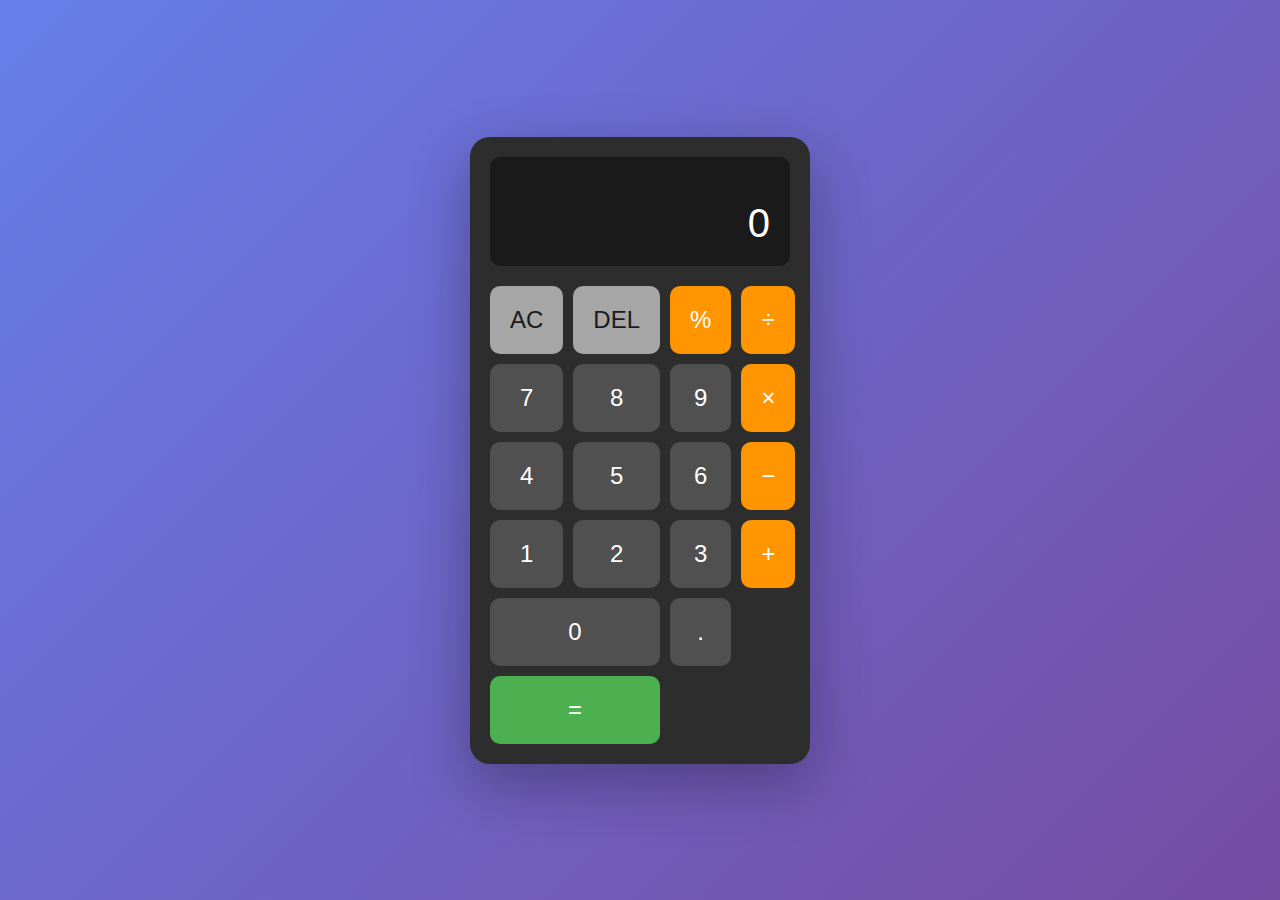
<file: projects/calculator-fixed/index.html>
<!DOCTYPE html>
<html lang="en">
<head>
    <meta charset="UTF-8">
    <meta name="viewport" content="width=device-width, initial-scale=1.0">
    <title>Simple Calculator</title>
    <link rel="stylesheet" href="styles.css">
</head>
<body>
    <div class="calculator">
        <div class="display">
            <div class="previous-operand" id="previous-operand"></div>
            <div class="current-operand" id="current-operand">0</div>
        </div>

        <div class="buttons">
            <!-- Row 1: Clear and Delete -->
            <button class="btn btn-function" data-action="clear">AC</button>
            <button class="btn btn-function" data-action="delete">DEL</button>
            <button class="btn btn-operator" data-operator="%">%</button>
            <button class="btn btn-operator" data-operator="/">÷</button>

            <!-- Row 2: 7, 8, 9, × -->
            <button class="btn btn-number" data-number="7">7</button>
            <button class="btn btn-number" data-number="8">8</button>
            <button class="btn btn-number" data-number="9">9</button>
            <button class="btn btn-operator" data-operator="*">×</button>

            <!-- Row 3: 4, 5, 6, - -->
            <button class="btn btn-number" data-number="4">4</button>
            <button class="btn btn-number" data-number="5">5</button>
            <button class="btn btn-number" data-number="6">6</button>
            <button class="btn btn-operator" data-operator="-">−</button>

            <!-- Row 4: 1, 2, 3, + -->
            <button class="btn btn-number" data-number="1">1</button>
            <button class="btn btn-number" data-number="2">2</button>
            <button class="btn btn-number" data-number="3">3</button>
            <button class="btn btn-operator" data-operator="+">+</button>

            <!-- Row 5: 0, ., = -->
            <button class="btn btn-number btn-zero" data-number="0">0</button>
            <button class="btn btn-number" data-number=".">.</button>
            <button class="btn btn-equals" data-action="equals">=</button>
        </div>
    </div>

    <script src="calculator.js"></script>
</body>
</html>
</file>
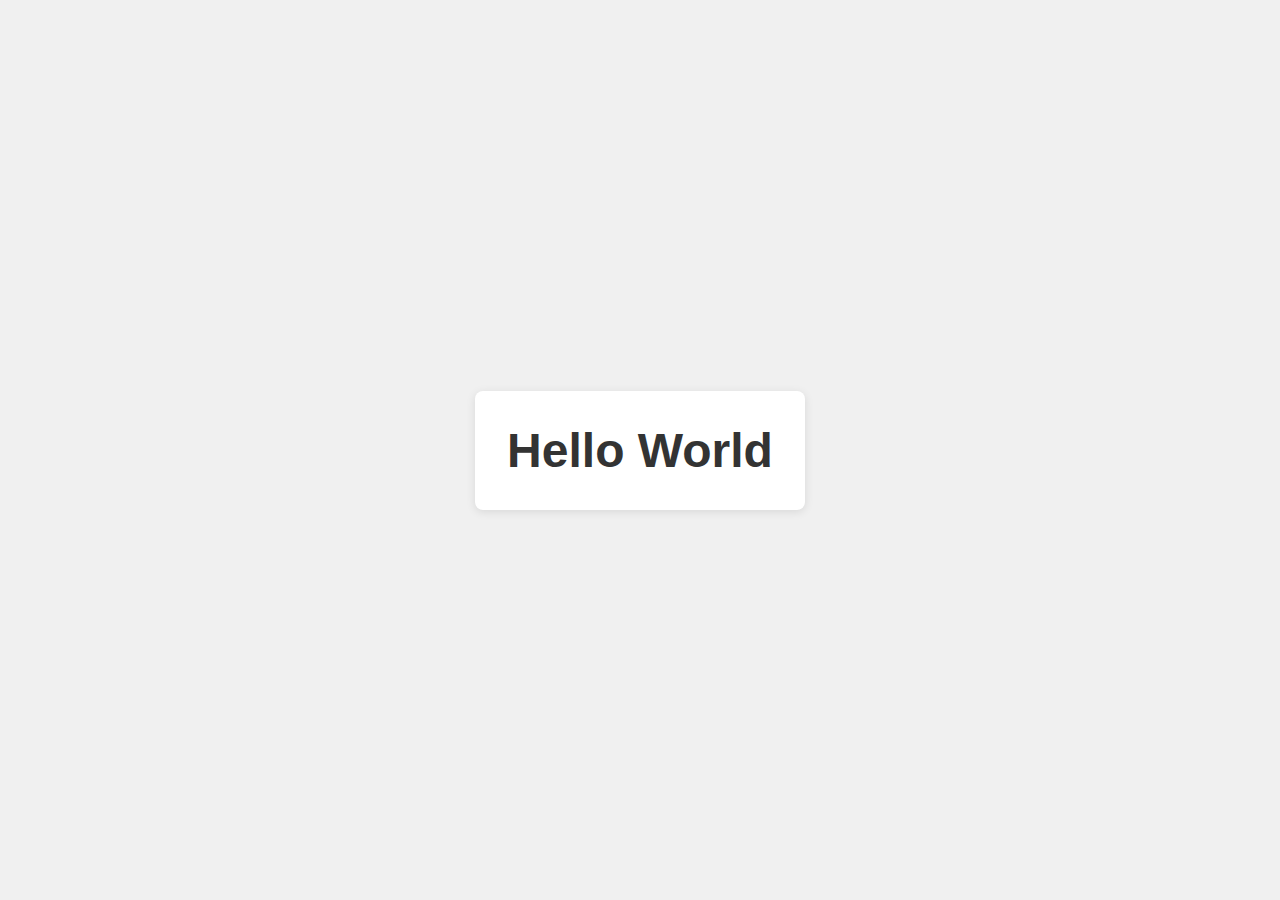
<file: projects/test-independent/index.html>
<!DOCTYPE html>
<html lang="en">
<head>
    <meta charset="UTF-8">
    <meta name="viewport" content="width=device-width, initial-scale=1.0">
    <title>Hello World</title>
    <style>
        body {
            font-family: Arial, sans-serif;
            display: flex;
            justify-content: center;
            align-items: center;
            height: 100vh;
            margin: 0;
            background-color: #f0f0f0;
        }

        .container {
            text-align: center;
            padding: 2rem;
            background-color: white;
            border-radius: 8px;
            box-shadow: 0 2px 10px rgba(0, 0, 0, 0.1);
        }

        h1 {
            color: #333;
            font-size: 3rem;
            margin: 0;
        }
    </style>
</head>
<body>
    <div class="container">
        <h1>Hello World</h1>
    </div>
</body>
</html>
</file>
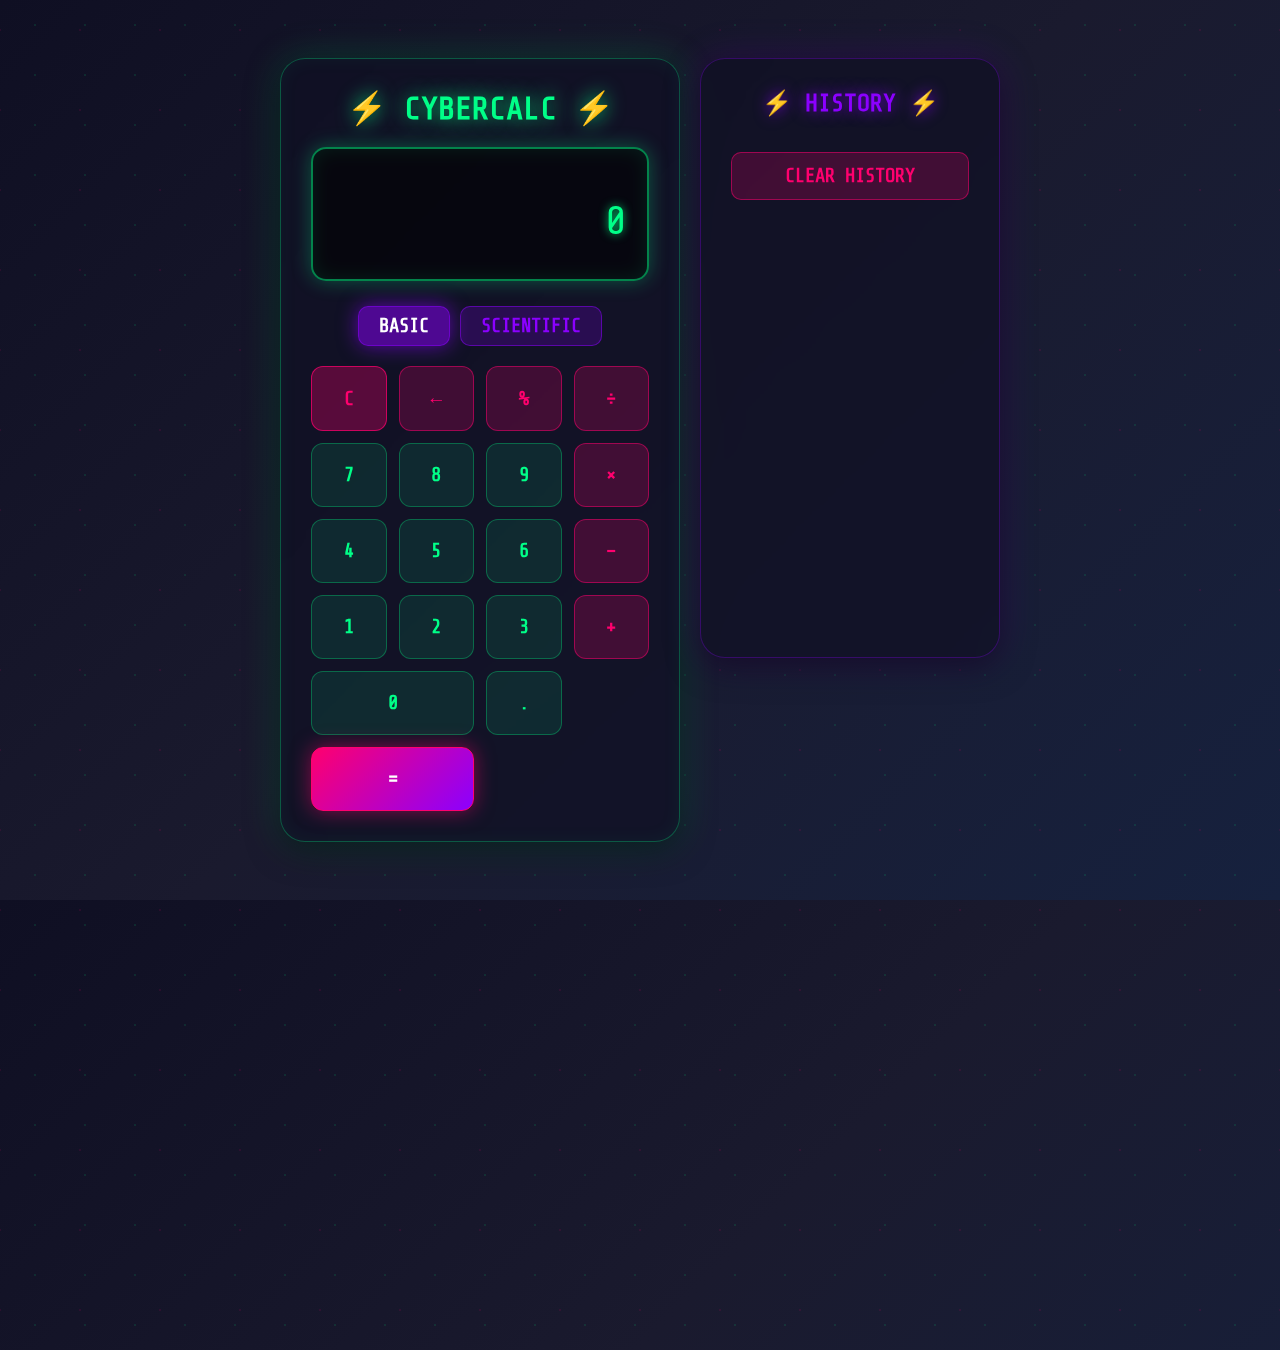
<file: advanced_calculator.html>
<!DOCTYPE html>
<html lang="en">
<head>
    <meta charset="UTF-8">
    <meta name="viewport" content="width=device-width, initial-scale=1.0">
    <title>CyberCalc - Advanced Scientific Calculator</title>
    <style>
        /* DESIGNER AGENT: Cyberpunk/Neon Theme with Glassmorphism */
        @import url('https://fonts.googleapis.com/css2?family=Share+Tech+Mono&display=swap');

        * {
            margin: 0;
            padding: 0;
            box-sizing: border-box;
        }

        body {
            font-family: 'Share Tech Mono', monospace;
            background: linear-gradient(135deg, #0f0f23 0%, #1a1a2e 50%, #16213e 100%);
            min-height: 100vh;
            display: flex;
            justify-content: center;
            align-items: center;
            position: relative;
            overflow: hidden;
        }

        /* Animated background particles */
        body::before {
            content: '';
            position: absolute;
            width: 200%;
            height: 200%;
            background-image:
                radial-gradient(circle, #00ff88 1px, transparent 1px),
                radial-gradient(circle, #ff006e 1px, transparent 1px);
            background-size: 50px 50px, 80px 80px;
            background-position: 0 0, 40px 40px;
            animation: particleFloat 20s linear infinite;
            opacity: 0.1;
        }

        @keyframes particleFloat {
            0% { transform: translate(0, 0); }
            100% { transform: translate(-50px, -50px); }
        }

        .container {
            display: flex;
            gap: 20px;
            position: relative;
            z-index: 1;
            padding: 20px;
            max-width: 1200px;
        }

        .calculator {
            background: rgba(15, 15, 35, 0.7);
            backdrop-filter: blur(10px);
            border: 1px solid rgba(0, 255, 136, 0.3);
            border-radius: 25px;
            padding: 30px;
            box-shadow:
                0 8px 32px rgba(0, 0, 0, 0.5),
                0 0 40px rgba(0, 255, 136, 0.2),
                inset 0 0 20px rgba(0, 255, 136, 0.05);
            min-width: 400px;
        }

        .header {
            text-align: center;
            margin-bottom: 20px;
        }

        .header h1 {
            color: #00ff88;
            font-size: 2em;
            text-shadow: 0 0 20px rgba(0, 255, 136, 0.8);
            animation: glow 2s ease-in-out infinite alternate;
        }

        @keyframes glow {
            from { text-shadow: 0 0 20px rgba(0, 255, 136, 0.8); }
            to { text-shadow: 0 0 30px rgba(0, 255, 136, 1); }
        }

        .display-container {
            background: rgba(0, 0, 0, 0.6);
            border: 2px solid rgba(0, 255, 136, 0.5);
            border-radius: 15px;
            padding: 20px;
            margin-bottom: 25px;
            box-shadow:
                inset 0 0 20px rgba(0, 255, 136, 0.1),
                0 0 20px rgba(0, 255, 136, 0.3);
        }

        .display-previous {
            color: #00ff88;
            font-size: 1em;
            min-height: 25px;
            text-align: right;
            opacity: 0.6;
            margin-bottom: 5px;
        }

        .display {
            color: #00ff88;
            font-size: 2.5em;
            min-height: 60px;
            text-align: right;
            text-shadow: 0 0 10px rgba(0, 255, 136, 0.8);
            word-wrap: break-word;
            word-break: break-all;
        }

        .mode-toggle {
            display: flex;
            justify-content: center;
            gap: 10px;
            margin-bottom: 20px;
        }

        .mode-btn {
            padding: 8px 20px;
            background: rgba(139, 0, 255, 0.2);
            border: 1px solid rgba(139, 0, 255, 0.5);
            color: #8b00ff;
            border-radius: 10px;
            cursor: pointer;
            transition: all 0.3s;
            font-family: 'Share Tech Mono', monospace;
        }

        .mode-btn.active {
            background: rgba(139, 0, 255, 0.5);
            box-shadow: 0 0 20px rgba(139, 0, 255, 0.6);
            color: white;
        }

        .buttons {
            display: grid;
            grid-template-columns: repeat(4, 1fr);
            gap: 12px;
        }

        .buttons.scientific {
            grid-template-columns: repeat(5, 1fr);
        }

        button {
            padding: 20px;
            font-size: 1.2em;
            border: 1px solid rgba(0, 255, 136, 0.3);
            border-radius: 12px;
            cursor: pointer;
            transition: all 0.2s;
            font-weight: 600;
            font-family: 'Share Tech Mono', monospace;
            background: rgba(0, 255, 136, 0.1);
            color: #00ff88;
            position: relative;
            overflow: hidden;
        }

        button::before {
            content: '';
            position: absolute;
            top: 50%;
            left: 50%;
            width: 0;
            height: 0;
            border-radius: 50%;
            background: rgba(0, 255, 136, 0.3);
            transform: translate(-50%, -50%);
            transition: width 0.5s, height 0.5s;
        }

        button:active::before {
            width: 300px;
            height: 300px;
        }

        button:hover {
            background: rgba(0, 255, 136, 0.2);
            box-shadow: 0 0 20px rgba(0, 255, 136, 0.4);
            transform: translateY(-2px);
        }

        .operator {
            background: rgba(255, 0, 110, 0.2);
            border-color: rgba(255, 0, 110, 0.5);
            color: #ff006e;
        }

        .operator:hover {
            background: rgba(255, 0, 110, 0.3);
            box-shadow: 0 0 20px rgba(255, 0, 110, 0.5);
        }

        .scientific-fn {
            background: rgba(139, 0, 255, 0.2);
            border-color: rgba(139, 0, 255, 0.5);
            color: #8b00ff;
            font-size: 1em;
            padding: 15px 10px;
        }

        .scientific-fn:hover {
            background: rgba(139, 0, 255, 0.3);
            box-shadow: 0 0 20px rgba(139, 0, 255, 0.5);
        }

        .equals {
            background: linear-gradient(135deg, #ff006e 0%, #8b00ff 100%);
            border-color: #ff006e;
            color: white;
            grid-column: span 2;
            box-shadow: 0 0 20px rgba(255, 0, 110, 0.5);
        }

        .equals:hover {
            box-shadow: 0 0 30px rgba(255, 0, 110, 0.8);
        }

        .clear {
            background: rgba(255, 0, 110, 0.3);
            border-color: rgba(255, 0, 110, 0.7);
            color: #ff006e;
        }

        .history-panel {
            background: rgba(15, 15, 35, 0.7);
            backdrop-filter: blur(10px);
            border: 1px solid rgba(139, 0, 255, 0.3);
            border-radius: 25px;
            padding: 30px;
            box-shadow:
                0 8px 32px rgba(0, 0, 0, 0.5),
                0 0 40px rgba(139, 0, 255, 0.2);
            min-width: 300px;
            max-width: 350px;
            max-height: 600px;
            overflow-y: auto;
        }

        .history-panel h2 {
            color: #8b00ff;
            text-align: center;
            margin-bottom: 20px;
            text-shadow: 0 0 15px rgba(139, 0, 255, 0.8);
        }

        .history-item {
            background: rgba(0, 0, 0, 0.4);
            border: 1px solid rgba(0, 255, 136, 0.3);
            border-radius: 10px;
            padding: 12px;
            margin-bottom: 10px;
            color: #00ff88;
            font-size: 0.9em;
            cursor: pointer;
            transition: all 0.2s;
        }

        .history-item:hover {
            background: rgba(0, 255, 136, 0.1);
            border-color: rgba(0, 255, 136, 0.6);
            box-shadow: 0 0 15px rgba(0, 255, 136, 0.3);
        }

        .history-item .calculation {
            color: #00ff88;
            opacity: 0.7;
        }

        .history-item .result {
            color: #ff006e;
            font-size: 1.2em;
            text-align: right;
            margin-top: 5px;
        }

        .clear-history {
            width: 100%;
            margin-top: 15px;
            padding: 12px;
            background: rgba(255, 0, 110, 0.2);
            border: 1px solid rgba(255, 0, 110, 0.5);
            border-radius: 10px;
            color: #ff006e;
            cursor: pointer;
            font-family: 'Share Tech Mono', monospace;
            transition: all 0.2s;
        }

        .clear-history:hover {
            background: rgba(255, 0, 110, 0.3);
            box-shadow: 0 0 20px rgba(255, 0, 110, 0.5);
        }

        /* Custom scrollbar */
        .history-panel::-webkit-scrollbar {
            width: 8px;
        }

        .history-panel::-webkit-scrollbar-track {
            background: rgba(0, 0, 0, 0.3);
            border-radius: 10px;
        }

        .history-panel::-webkit-scrollbar-thumb {
            background: rgba(139, 0, 255, 0.5);
            border-radius: 10px;
        }

        .history-panel::-webkit-scrollbar-thumb:hover {
            background: rgba(139, 0, 255, 0.7);
        }

        @media (max-width: 768px) {
            .container {
                flex-direction: column;
            }

            .calculator {
                min-width: auto;
                width: 100%;
            }

            .history-panel {
                min-width: auto;
                width: 100%;
                max-height: 300px;
            }
        }
    </style>
</head>
<body>
    <div class="container">
        <div class="calculator">
            <div class="header">
                <h1>⚡ CYBERCALC ⚡</h1>
            </div>

            <div class="display-container">
                <div class="display-previous" id="displayPrevious"></div>
                <div class="display" id="display">0</div>
            </div>

            <div class="mode-toggle">
                <button class="mode-btn active" onclick="setMode('basic')">BASIC</button>
                <button class="mode-btn" onclick="setMode('scientific')">SCIENTIFIC</button>
            </div>

            <div class="buttons" id="buttonGrid">
                <!-- Buttons will be dynamically generated -->
            </div>
        </div>

        <div class="history-panel">
            <h2>⚡ HISTORY ⚡</h2>
            <div id="historyList"></div>
            <button class="clear-history" onclick="clearHistory()">CLEAR HISTORY</button>
        </div>
    </div>

    <script>
        /* CODE_WRITER AGENT: Advanced Calculator Logic with Scientific Functions */

        // Calculator state
        let currentInput = '0';
        let operator = null;
        let previousInput = null;
        let shouldResetDisplay = false;
        let mode = 'basic';
        let history = [];
        let angleMode = 'deg'; // deg or rad

        // DOM elements
        const display = document.getElementById('display');
        const displayPrevious = document.getElementById('displayPrevious');
        const buttonGrid = document.getElementById('buttonGrid');
        const historyList = document.getElementById('historyList');

        // Button layouts
        const basicButtons = [
            { text: 'C', class: 'clear', action: () => clearDisplay() },
            { text: '←', class: 'operator', action: () => backspace() },
            { text: '%', class: 'operator', action: () => appendOperator('%') },
            { text: '÷', class: 'operator', action: () => appendOperator('/') },

            { text: '7', class: 'number', action: () => appendNumber('7') },
            { text: '8', class: 'number', action: () => appendNumber('8') },
            { text: '9', class: 'number', action: () => appendNumber('9') },
            { text: '×', class: 'operator', action: () => appendOperator('*') },

            { text: '4', class: 'number', action: () => appendNumber('4') },
            { text: '5', class: 'number', action: () => appendNumber('5') },
            { text: '6', class: 'number', action: () => appendNumber('6') },
            { text: '−', class: 'operator', action: () => appendOperator('-') },

            { text: '1', class: 'number', action: () => appendNumber('1') },
            { text: '2', class: 'number', action: () => appendNumber('2') },
            { text: '3', class: 'number', action: () => appendNumber('3') },
            { text: '+', class: 'operator', action: () => appendOperator('+') },

            { text: '0', class: 'number', action: () => appendNumber('0'), colspan: 2 },
            { text: '.', class: 'number', action: () => appendNumber('.') },
            { text: '=', class: 'equals', action: () => calculate() }
        ];

        const scientificButtons = [
            { text: 'C', class: 'clear', action: () => clearDisplay() },
            { text: '←', class: 'operator', action: () => backspace() },
            { text: 'DEG', class: 'scientific-fn', action: () => toggleAngleMode() },
            { text: '(', class: 'operator', action: () => appendNumber('(') },
            { text: ')', class: 'operator', action: () => appendNumber(')') },

            { text: 'sin', class: 'scientific-fn', action: () => scientificFunction('sin') },
            { text: 'cos', class: 'scientific-fn', action: () => scientificFunction('cos') },
            { text: 'tan', class: 'scientific-fn', action: () => scientificFunction('tan') },
            { text: 'log', class: 'scientific-fn', action: () => scientificFunction('log') },
            { text: 'ln', class: 'scientific-fn', action: () => scientificFunction('ln') },

            { text: 'x²', class: 'scientific-fn', action: () => scientificFunction('square') },
            { text: '√', class: 'scientific-fn', action: () => scientificFunction('sqrt') },
            { text: 'xʸ', class: 'operator', action: () => appendOperator('^') },
            { text: '÷', class: 'operator', action: () => appendOperator('/') },
            { text: '×', class: 'operator', action: () => appendOperator('*') },

            { text: '7', class: 'number', action: () => appendNumber('7') },
            { text: '8', class: 'number', action: () => appendNumber('8') },
            { text: '9', class: 'number', action: () => appendNumber('9') },
            { text: '−', class: 'operator', action: () => appendOperator('-') },
            { text: 'π', class: 'scientific-fn', action: () => appendNumber(Math.PI.toString()) },

            { text: '4', class: 'number', action: () => appendNumber('4') },
            { text: '5', class: 'number', action: () => appendNumber('5') },
            { text: '6', class: 'number', action: () => appendNumber('6') },
            { text: '+', class: 'operator', action: () => appendOperator('+') },
            { text: 'e', class: 'scientific-fn', action: () => appendNumber(Math.E.toString()) },

            { text: '1', class: 'number', action: () => appendNumber('1') },
            { text: '2', class: 'number', action: () => appendNumber('2') },
            { text: '3', class: 'number', action: () => appendNumber('3') },
            { text: '=', class: 'equals', action: () => calculate(), colspan: 2 },

            { text: '0', class: 'number', action: () => appendNumber('0'), colspan: 2 },
            { text: '.', class: 'number', action: () => appendNumber('.') },
            { text: '%', class: 'operator', action: () => appendOperator('%') }
        ];

        function setMode(newMode) {
            mode = newMode;
            document.querySelectorAll('.mode-btn').forEach(btn => btn.classList.remove('active'));
            event.target.classList.add('active');

            if (mode === 'scientific') {
                buttonGrid.classList.add('scientific');
                renderButtons(scientificButtons);
            } else {
                buttonGrid.classList.remove('scientific');
                renderButtons(basicButtons);
            }
        }

        function renderButtons(buttons) {
            buttonGrid.innerHTML = '';
            buttons.forEach(btn => {
                const button = document.createElement('button');
                button.textContent = btn.text;
                button.className = btn.class;
                if (btn.colspan) {
                    button.style.gridColumn = `span ${btn.colspan}`;
                }
                button.onclick = btn.action;
                buttonGrid.appendChild(button);
            });
        }

        function updateDisplay() {
            display.textContent = currentInput;
            if (operator && previousInput !== null) {
                displayPrevious.textContent = `${previousInput} ${operator}`;
            } else {
                displayPrevious.textContent = '';
            }
        }

        function appendNumber(number) {
            if (shouldResetDisplay) {
                currentInput = number;
                shouldResetDisplay = false;
            } else {
                if (currentInput === '0' && number !== '.') {
                    currentInput = number;
                } else if (number === '.' && currentInput.includes('.')) {
                    return;
                } else {
                    currentInput += number;
                }
            }
            updateDisplay();
        }

        function appendOperator(op) {
            if (operator !== null && !shouldResetDisplay) {
                calculate();
            }
            previousInput = currentInput;
            operator = op;
            shouldResetDisplay = true;
        }

        function calculate() {
            if (operator === null || previousInput === null) {
                return;
            }

            const prev = parseFloat(previousInput);
            const current = parseFloat(currentInput);
            let result;
            let calculation = `${previousInput} ${operator} ${currentInput}`;

            try {
                switch (operator) {
                    case '+':
                        result = prev + current;
                        break;
                    case '-':
                        result = prev - current;
                        break;
                    case '*':
                        result = prev * current;
                        break;
                    case '/':
                        if (current === 0) {
                            throw new Error('Division by zero');
                        }
                        result = prev / current;
                        break;
                    case '%':
                        result = prev % current;
                        break;
                    case '^':
                        result = Math.pow(prev, current);
                        break;
                    default:
                        return;
                }

                // Round to prevent floating point errors
                result = Math.round(result * 1000000000) / 1000000000;

                addToHistory(calculation, result);
                currentInput = result.toString();
                operator = null;
                previousInput = null;
                shouldResetDisplay = true;
                updateDisplay();
            } catch (error) {
                alert(error.message);
                clearDisplay();
            }
        }

        function scientificFunction(fn) {
            const value = parseFloat(currentInput);
            let result;
            let calculation;

            try {
                switch (fn) {
                    case 'sin':
                        result = angleMode === 'deg' ? Math.sin(value * Math.PI / 180) : Math.sin(value);
                        calculation = `sin(${currentInput})`;
                        break;
                    case 'cos':
                        result = angleMode === 'deg' ? Math.cos(value * Math.PI / 180) : Math.cos(value);
                        calculation = `cos(${currentInput})`;
                        break;
                    case 'tan':
                        result = angleMode === 'deg' ? Math.tan(value * Math.PI / 180) : Math.tan(value);
                        calculation = `tan(${currentInput})`;
                        break;
                    case 'log':
                        if (value <= 0) throw new Error('Invalid input for log');
                        result = Math.log10(value);
                        calculation = `log(${currentInput})`;
                        break;
                    case 'ln':
                        if (value <= 0) throw new Error('Invalid input for ln');
                        result = Math.log(value);
                        calculation = `ln(${currentInput})`;
                        break;
                    case 'square':
                        result = value * value;
                        calculation = `${currentInput}²`;
                        break;
                    case 'sqrt':
                        if (value < 0) throw new Error('Invalid input for sqrt');
                        result = Math.sqrt(value);
                        calculation = `√${currentInput}`;
                        break;
                }

                result = Math.round(result * 1000000000) / 1000000000;
                addToHistory(calculation, result);
                currentInput = result.toString();
                shouldResetDisplay = true;
                updateDisplay();
            } catch (error) {
                alert(error.message);
            }
        }

        function toggleAngleMode() {
            angleMode = angleMode === 'deg' ? 'rad' : 'deg';
            const btn = event.target;
            btn.textContent = angleMode.toUpperCase();
        }

        function backspace() {
            if (currentInput.length > 1) {
                currentInput = currentInput.slice(0, -1);
            } else {
                currentInput = '0';
            }
            updateDisplay();
        }

        function clearDisplay() {
            currentInput = '0';
            operator = null;
            previousInput = null;
            shouldResetDisplay = false;
            updateDisplay();
        }

        function addToHistory(calculation, result) {
            history.unshift({ calculation, result });
            if (history.length > 50) {
                history.pop();
            }
            renderHistory();
        }

        function renderHistory() {
            historyList.innerHTML = '';
            history.forEach((item, index) => {
                const historyItem = document.createElement('div');
                historyItem.className = 'history-item';
                historyItem.innerHTML = `
                    <div class="calculation">${item.calculation}</div>
                    <div class="result">= ${item.result}</div>
                `;
                historyItem.onclick = () => {
                    currentInput = item.result.toString();
                    updateDisplay();
                };
                historyList.appendChild(historyItem);
            });
        }

        function clearHistory() {
            if (confirm('Clear all history?')) {
                history = [];
                renderHistory();
            }
        }

        // Keyboard support
        document.addEventListener('keydown', (event) => {
            if (event.key >= '0' && event.key <= '9') {
                appendNumber(event.key);
            } else if (event.key === '.') {
                appendNumber('.');
            } else if (event.key === '+' || event.key === '-' || event.key === '*' || event.key === '/') {
                appendOperator(event.key);
            } else if (event.key === 'Enter' || event.key === '=') {
                event.preventDefault();
                calculate();
            } else if (event.key === 'Escape' || event.key === 'c' || event.key === 'C') {
                clearDisplay();
            } else if (event.key === 'Backspace') {
                event.preventDefault();
                backspace();
            }
        });

        // Initialize
        renderButtons(basicButtons);
        updateDisplay();
    </script>
</body>
</html>
</file>
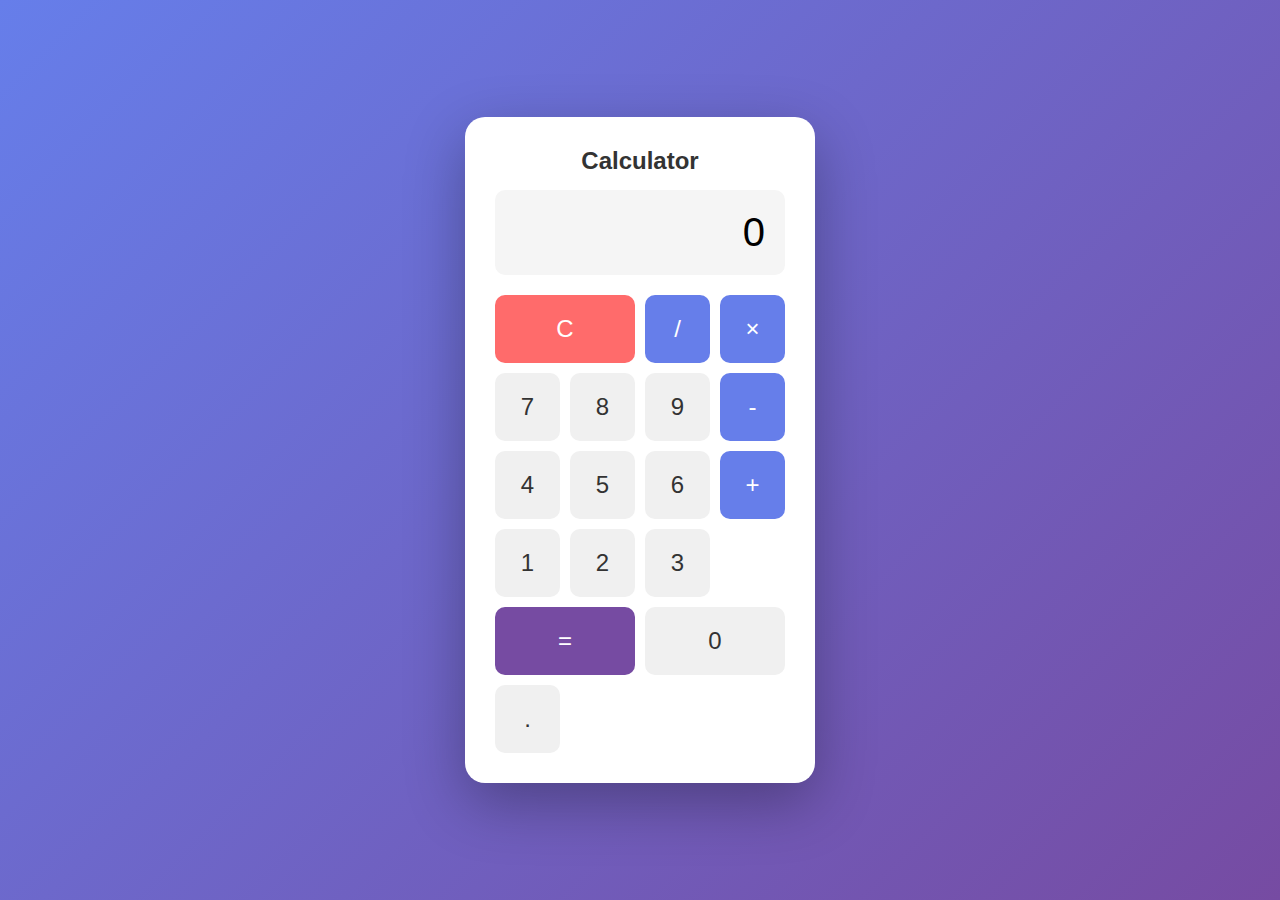
<file: calculator.html>
<!DOCTYPE html>
<html lang="en">
<head>
    <meta charset="UTF-8">
    <meta name="viewport" content="width=device-width, initial-scale=1.0">
    <title>Modern Calculator</title>
    <style>
        * {
            margin: 0;
            padding: 0;
            box-sizing: border-box;
        }

        body {
            font-family: 'Segoe UI', Tahoma, Geneva, Verdana, sans-serif;
            display: flex;
            justify-content: center;
            align-items: center;
            min-height: 100vh;
            background: linear-gradient(135deg, #667eea 0%, #764ba2 100%);
        }

        .calculator {
            background: #ffffff;
            border-radius: 20px;
            box-shadow: 0 20px 60px rgba(0, 0, 0, 0.3);
            padding: 30px;
            width: 350px;
        }

        .display {
            background: #f5f5f5;
            border-radius: 10px;
            padding: 20px;
            margin-bottom: 20px;
            text-align: right;
            font-size: 2.5em;
            font-weight: 300;
            min-height: 80px;
            display: flex;
            align-items: center;
            justify-content: flex-end;
            word-wrap: break-word;
            word-break: break-all;
        }

        .buttons {
            display: grid;
            grid-template-columns: repeat(4, 1fr);
            gap: 10px;
        }

        button {
            padding: 20px;
            font-size: 1.5em;
            border: none;
            border-radius: 10px;
            cursor: pointer;
            transition: all 0.2s;
            font-weight: 500;
        }

        button:hover {
            transform: translateY(-2px);
            box-shadow: 0 5px 15px rgba(0, 0, 0, 0.2);
        }

        button:active {
            transform: translateY(0);
        }

        .number, .decimal {
            background: #f0f0f0;
            color: #333;
        }

        .number:hover, .decimal:hover {
            background: #e0e0e0;
        }

        .operator {
            background: #667eea;
            color: white;
        }

        .operator:hover {
            background: #5568d3;
        }

        .equals {
            background: #764ba2;
            color: white;
            grid-column: span 2;
        }

        .equals:hover {
            background: #653a8a;
        }

        .clear {
            background: #ff6b6b;
            color: white;
            grid-column: span 2;
        }

        .clear:hover {
            background: #ee5a5a;
        }

        h1 {
            text-align: center;
            color: #333;
            margin-bottom: 15px;
            font-size: 1.5em;
        }
    </style>
</head>
<body>
    <div class="calculator">
        <h1>Calculator</h1>
        <div class="display" id="display">0</div>
        <div class="buttons">
            <button class="clear" onclick="clearDisplay()">C</button>
            <button class="operator" onclick="appendOperator('/')">/</button>
            <button class="operator" onclick="appendOperator('*')">×</button>

            <button class="number" onclick="appendNumber('7')">7</button>
            <button class="number" onclick="appendNumber('8')">8</button>
            <button class="number" onclick="appendNumber('9')">9</button>
            <button class="operator" onclick="appendOperator('-')">-</button>

            <button class="number" onclick="appendNumber('4')">4</button>
            <button class="number" onclick="appendNumber('5')">5</button>
            <button class="number" onclick="appendNumber('6')">6</button>
            <button class="operator" onclick="appendOperator('+')">+</button>

            <button class="number" onclick="appendNumber('1')">1</button>
            <button class="number" onclick="appendNumber('2')">2</button>
            <button class="number" onclick="appendNumber('3')">3</button>
            <button class="equals" onclick="calculate()">=</button>

            <button class="number" onclick="appendNumber('0')" style="grid-column: span 2;">0</button>
            <button class="decimal" onclick="appendNumber('.')">.</button>
        </div>
    </div>

    <script>
        let currentInput = '0';
        let operator = null;
        let previousInput = null;
        let shouldResetDisplay = false;

        const display = document.getElementById('display');

        function updateDisplay() {
            display.textContent = currentInput;
        }

        function appendNumber(number) {
            if (shouldResetDisplay) {
                currentInput = number;
                shouldResetDisplay = false;
            } else {
                if (currentInput === '0' && number !== '.') {
                    currentInput = number;
                } else if (number === '.' && currentInput.includes('.')) {
                    return;
                } else {
                    currentInput += number;
                }
            }
            updateDisplay();
        }

        function appendOperator(op) {
            if (operator !== null && !shouldResetDisplay) {
                calculate();
            }
            previousInput = currentInput;
            operator = op;
            shouldResetDisplay = true;
        }

        function calculate() {
            if (operator === null || previousInput === null) {
                return;
            }

            const prev = parseFloat(previousInput);
            const current = parseFloat(currentInput);
            let result;

            switch (operator) {
                case '+':
                    result = prev + current;
                    break;
                case '-':
                    result = prev - current;
                    break;
                case '*':
                    result = prev * current;
                    break;
                case '/':
                    if (current === 0) {
                        alert('Cannot divide by zero!');
                        clearDisplay();
                        return;
                    }
                    result = prev / current;
                    break;
                default:
                    return;
            }

            currentInput = result.toString();
            operator = null;
            previousInput = null;
            shouldResetDisplay = true;
            updateDisplay();
        }

        function clearDisplay() {
            currentInput = '0';
            operator = null;
            previousInput = null;
            shouldResetDisplay = false;
            updateDisplay();
        }

        // Keyboard support
        document.addEventListener('keydown', (event) => {
            if (event.key >= '0' && event.key <= '9') {
                appendNumber(event.key);
            } else if (event.key === '.') {
                appendNumber('.');
            } else if (event.key === '+' || event.key === '-' || event.key === '*' || event.key === '/') {
                appendOperator(event.key);
            } else if (event.key === 'Enter' || event.key === '=') {
                calculate();
            } else if (event.key === 'Escape' || event.key === 'c' || event.key === 'C') {
                clearDisplay();
            }
        });
    </script>
</body>
</html>
</file>
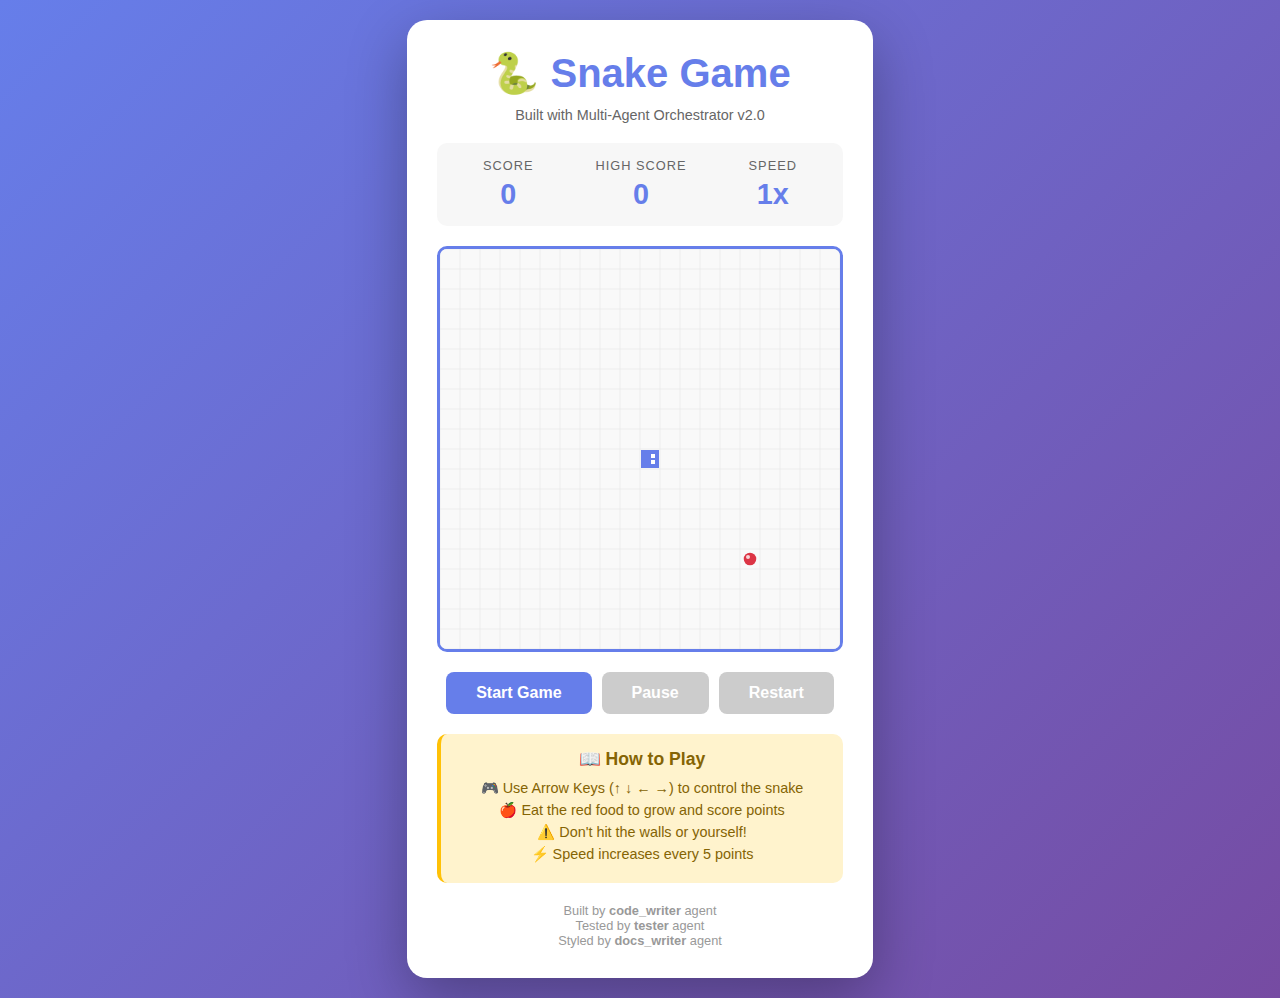
<file: snake_game.html>
<!DOCTYPE html>
<html lang="en">
<head>
    <meta charset="UTF-8">
    <meta name="viewport" content="width=device-width, initial-scale=1.0">
    <title>Snake Game - Built with Multi-Agent Orchestrator</title>
    <style>
        * {
            margin: 0;
            padding: 0;
            box-sizing: border-box;
        }

        body {
            font-family: 'Segoe UI', Tahoma, Geneva, Verdana, sans-serif;
            background: linear-gradient(135deg, #667eea 0%, #764ba2 100%);
            min-height: 100vh;
            display: flex;
            justify-content: center;
            align-items: center;
            padding: 20px;
        }

        .game-container {
            background: white;
            border-radius: 20px;
            padding: 30px;
            box-shadow: 0 20px 60px rgba(0, 0, 0, 0.3);
            text-align: center;
            max-width: 600px;
        }

        h1 {
            color: #667eea;
            margin-bottom: 10px;
            font-size: 2.5em;
        }

        .subtitle {
            color: #666;
            margin-bottom: 20px;
            font-size: 0.9em;
        }

        .stats {
            display: flex;
            justify-content: space-around;
            margin-bottom: 20px;
            padding: 15px;
            background: #f7f7f7;
            border-radius: 10px;
        }

        .stat-item {
            text-align: center;
        }

        .stat-label {
            color: #666;
            font-size: 0.8em;
            text-transform: uppercase;
            letter-spacing: 1px;
        }

        .stat-value {
            color: #667eea;
            font-size: 1.8em;
            font-weight: bold;
            margin-top: 5px;
        }

        canvas {
            border: 3px solid #667eea;
            border-radius: 10px;
            display: block;
            margin: 0 auto;
            background: #f9f9f9;
        }

        .controls {
            margin-top: 20px;
            display: flex;
            gap: 10px;
            justify-content: center;
            flex-wrap: wrap;
        }

        button {
            background: #667eea;
            color: white;
            border: none;
            padding: 12px 30px;
            border-radius: 8px;
            font-size: 1em;
            cursor: pointer;
            transition: all 0.3s;
            font-weight: 600;
        }

        button:hover {
            background: #764ba2;
            transform: translateY(-2px);
            box-shadow: 0 5px 15px rgba(102, 126, 234, 0.4);
        }

        button:active {
            transform: translateY(0);
        }

        button:disabled {
            background: #ccc;
            cursor: not-allowed;
            transform: none;
        }

        .instructions {
            margin-top: 20px;
            padding: 15px;
            background: #fff3cd;
            border-radius: 10px;
            border-left: 4px solid #ffc107;
        }

        .instructions h3 {
            color: #856404;
            margin-bottom: 10px;
            font-size: 1.1em;
        }

        .instructions p {
            color: #856404;
            margin: 5px 0;
            font-size: 0.9em;
        }

        .game-over-overlay {
            display: none;
            position: fixed;
            top: 0;
            left: 0;
            width: 100%;
            height: 100%;
            background: rgba(0, 0, 0, 0.8);
            justify-content: center;
            align-items: center;
            z-index: 1000;
        }

        .game-over-content {
            background: white;
            padding: 40px;
            border-radius: 20px;
            text-align: center;
            animation: slideIn 0.3s ease-out;
        }

        @keyframes slideIn {
            from {
                transform: translateY(-50px);
                opacity: 0;
            }
            to {
                transform: translateY(0);
                opacity: 1;
            }
        }

        .game-over-content h2 {
            color: #dc3545;
            font-size: 2.5em;
            margin-bottom: 20px;
        }

        .game-over-content .final-score {
            font-size: 1.5em;
            color: #667eea;
            margin-bottom: 30px;
        }

        .footer {
            margin-top: 20px;
            color: #999;
            font-size: 0.8em;
        }

        .footer a {
            color: #667eea;
            text-decoration: none;
        }

        .footer a:hover {
            text-decoration: underline;
        }
    </style>
</head>
<body>
    <div class="game-container">
        <h1>🐍 Snake Game</h1>
        <p class="subtitle">Built with Multi-Agent Orchestrator v2.0</p>

        <div class="stats">
            <div class="stat-item">
                <div class="stat-label">Score</div>
                <div class="stat-value" id="score">0</div>
            </div>
            <div class="stat-item">
                <div class="stat-label">High Score</div>
                <div class="stat-value" id="highScore">0</div>
            </div>
            <div class="stat-item">
                <div class="stat-label">Speed</div>
                <div class="stat-value" id="speed">1x</div>
            </div>
        </div>

        <canvas id="gameCanvas" width="400" height="400"></canvas>

        <div class="controls">
            <button id="startBtn">Start Game</button>
            <button id="pauseBtn" disabled>Pause</button>
            <button id="restartBtn" disabled>Restart</button>
        </div>

        <div class="instructions">
            <h3>📖 How to Play</h3>
            <p>🎮 Use Arrow Keys (↑ ↓ ← →) to control the snake</p>
            <p>🍎 Eat the red food to grow and score points</p>
            <p>⚠️ Don't hit the walls or yourself!</p>
            <p>⚡ Speed increases every 5 points</p>
        </div>

        <div class="footer">
            Built by <strong>code_writer</strong> agent<br>
            Tested by <strong>tester</strong> agent<br>
            Styled by <strong>docs_writer</strong> agent
        </div>
    </div>

    <div class="game-over-overlay" id="gameOverOverlay">
        <div class="game-over-content">
            <h2>Game Over!</h2>
            <div class="final-score">Final Score: <span id="finalScore">0</span></div>
            <button id="playAgainBtn">Play Again</button>
        </div>
    </div>

    <script>
        // Game configuration
        const canvas = document.getElementById('gameCanvas');
        const ctx = canvas.getContext('2d');
        const gridSize = 20;
        const tileCount = canvas.width / gridSize;

        // Game state
        let snake = [{ x: 10, y: 10 }];
        let food = { x: 15, y: 15 };
        let dx = 1;  // FIX Bug #5: Start moving right
        let dy = 0;
        let score = 0;
        let highScore = localStorage.getItem('snakeHighScore') || 0;
        let gameLoop = null;
        let gameSpeed = 100;
        let isPaused = false;
        let isGameOver = false;
        let speedIncreased = false;  // FIX Bug #2: Track speed increases

        // UI elements
        const startBtn = document.getElementById('startBtn');
        const pauseBtn = document.getElementById('pauseBtn');
        const restartBtn = document.getElementById('restartBtn');
        const scoreEl = document.getElementById('score');
        const highScoreEl = document.getElementById('highScore');
        const speedEl = document.getElementById('speed');
        const gameOverOverlay = document.getElementById('gameOverOverlay');
        const finalScoreEl = document.getElementById('finalScore');
        const playAgainBtn = document.getElementById('playAgainBtn');

        // Initialize
        highScoreEl.textContent = highScore;

        // Event listeners
        startBtn.addEventListener('click', startGame);
        pauseBtn.addEventListener('click', togglePause);
        restartBtn.addEventListener('click', restartGame);
        playAgainBtn.addEventListener('click', () => {
            gameOverOverlay.style.display = 'none';
            restartGame();
        });

        document.addEventListener('keydown', handleKeyPress);

        function handleKeyPress(e) {
            if (!gameLoop || isGameOver) return;

            // FIX Bug #1: Prevent reversing into self
            const newDir = {};

            switch(e.key) {
                case 'ArrowUp':
                    if (dy !== 1) { newDir.dx = 0; newDir.dy = -1; }
                    break;
                case 'ArrowDown':
                    if (dy !== -1) { newDir.dx = 0; newDir.dy = 1; }
                    break;
                case 'ArrowLeft':
                    if (dx !== 1) { newDir.dx = -1; newDir.dy = 0; }
                    break;
                case 'ArrowRight':
                    if (dx !== -1) { newDir.dx = 1; newDir.dy = 0; }
                    break;
                case ' ':
                    togglePause();
                    break;
            }

            // Apply new direction if valid
            if (newDir.dx !== undefined) {
                dx = newDir.dx;
                dy = newDir.dy;
            }
        }

        function startGame() {
            if (gameLoop) return;

            startBtn.disabled = true;
            pauseBtn.disabled = false;
            restartBtn.disabled = false;

            gameLoop = setInterval(updateGame, gameSpeed);
        }

        function togglePause() {
            isPaused = !isPaused;
            pauseBtn.textContent = isPaused ? 'Resume' : 'Pause';
        }

        function restartGame() {
            // FIX Bug #3: Clean state reset
            clearInterval(gameLoop);
            gameLoop = null;
            snake = [{ x: 10, y: 10 }];
            food = generateFood();
            dx = 1;  // Start moving right
            dy = 0;
            score = 0;
            gameSpeed = 100;
            speedIncreased = false;
            isPaused = false;
            isGameOver = false;

            // Update UI - ensure all states sync
            scoreEl.textContent = '0';
            speedEl.textContent = '1x';
            pauseBtn.textContent = 'Pause';
            pauseBtn.disabled = true;
            startBtn.disabled = false;
            restartBtn.disabled = true;

            // Clear canvas
            drawGame();
        }

        function updateGame() {
            if (isPaused || isGameOver) return;

            // Move snake
            const head = { x: snake[0].x + dx, y: snake[0].y + dy };

            // Check collision with walls
            if (head.x < 0 || head.x >= tileCount || head.y < 0 || head.y >= tileCount) {
                endGame();
                return;
            }

            // Check collision with self
            if (snake.some(segment => segment.x === head.x && segment.y === head.y)) {
                endGame();
                return;
            }

            // Add new head
            snake.unshift(head);

            // Check if food eaten
            if (head.x === food.x && head.y === food.y) {
                score++;
                scoreEl.textContent = score;

                // Update high score
                if (score > highScore) {
                    highScore = score;
                    highScoreEl.textContent = highScore;
                    localStorage.setItem('snakeHighScore', highScore);
                }

                // FIX Bug #2: Increase speed every 5 points (only once per milestone)
                if (score % 5 === 0 && !speedIncreased) {
                    speedIncreased = true;
                    gameSpeed = Math.max(50, gameSpeed - 10);
                    speedEl.textContent = `${(100 / gameSpeed).toFixed(1)}x`;
                    clearInterval(gameLoop);
                    gameLoop = setInterval(updateGame, gameSpeed);
                } else if (score % 5 !== 0) {
                    speedIncreased = false;  // Reset flag for next milestone
                }

                // Generate new food
                food = generateFood();
            } else {
                // Remove tail if no food eaten
                snake.pop();
            }

            drawGame();
        }

        function drawGame() {
            // Clear canvas
            ctx.fillStyle = '#f9f9f9';
            ctx.fillRect(0, 0, canvas.width, canvas.height);

            // Draw grid (subtle)
            ctx.strokeStyle = '#e0e0e0';
            ctx.lineWidth = 0.5;
            for (let i = 0; i <= tileCount; i++) {
                ctx.beginPath();
                ctx.moveTo(i * gridSize, 0);
                ctx.lineTo(i * gridSize, canvas.height);
                ctx.stroke();
                ctx.beginPath();
                ctx.moveTo(0, i * gridSize);
                ctx.lineTo(canvas.width, i * gridSize);
                ctx.stroke();
            }

            // Draw snake
            snake.forEach((segment, index) => {
                // Gradient from head to tail
                const opacity = 1 - (index / snake.length) * 0.5;
                ctx.fillStyle = `rgba(102, 126, 234, ${opacity})`;
                ctx.fillRect(
                    segment.x * gridSize + 1,
                    segment.y * gridSize + 1,
                    gridSize - 2,
                    gridSize - 2
                );

                // Draw eyes on head
                if (index === 0) {
                    ctx.fillStyle = 'white';
                    const eyeSize = 4;
                    const eyeOffset = 6;

                    if (dx === 1) { // Right
                        ctx.fillRect(segment.x * gridSize + eyeOffset + 5, segment.y * gridSize + 5, eyeSize, eyeSize);
                        ctx.fillRect(segment.x * gridSize + eyeOffset + 5, segment.y * gridSize + 11, eyeSize, eyeSize);
                    } else if (dx === -1) { // Left
                        ctx.fillRect(segment.x * gridSize + eyeOffset - 5, segment.y * gridSize + 5, eyeSize, eyeSize);
                        ctx.fillRect(segment.x * gridSize + eyeOffset - 5, segment.y * gridSize + 11, eyeSize, eyeSize);
                    } else if (dy === -1) { // Up
                        ctx.fillRect(segment.x * gridSize + 5, segment.y * gridSize + eyeOffset - 5, eyeSize, eyeSize);
                        ctx.fillRect(segment.x * gridSize + 11, segment.y * gridSize + eyeOffset - 5, eyeSize, eyeSize);
                    } else if (dy === 1) { // Down
                        ctx.fillRect(segment.x * gridSize + 5, segment.y * gridSize + eyeOffset + 5, eyeSize, eyeSize);
                        ctx.fillRect(segment.x * gridSize + 11, segment.y * gridSize + eyeOffset + 5, eyeSize, eyeSize);
                    } else { // Default (not moving)
                        ctx.fillRect(segment.x * gridSize + 5, segment.y * gridSize + 7, eyeSize, eyeSize);
                        ctx.fillRect(segment.x * gridSize + 11, segment.y * gridSize + 7, eyeSize, eyeSize);
                    }
                }
            });

            // Draw food with animation
            const pulse = Math.sin(Date.now() / 200) * 2;
            ctx.fillStyle = '#dc3545';
            ctx.beginPath();
            ctx.arc(
                food.x * gridSize + gridSize / 2,
                food.y * gridSize + gridSize / 2,
                gridSize / 2 - 2 + pulse,
                0,
                Math.PI * 2
            );
            ctx.fill();

            // Draw sparkle on food
            ctx.fillStyle = 'rgba(255, 255, 255, 0.8)';
            ctx.beginPath();
            ctx.arc(
                food.x * gridSize + gridSize / 2 - 2,
                food.y * gridSize + gridSize / 2 - 2,
                2,
                0,
                Math.PI * 2
            );
            ctx.fill();
        }

        function generateFood() {
            let newFood;
            do {
                newFood = {
                    x: Math.floor(Math.random() * tileCount),
                    y: Math.floor(Math.random() * tileCount)
                };
            } while (snake.some(segment => segment.x === newFood.x && segment.y === newFood.y));
            return newFood;
        }

        function endGame() {
            isGameOver = true;
            clearInterval(gameLoop);
            gameLoop = null;

            finalScoreEl.textContent = score;
            gameOverOverlay.style.display = 'flex';

            startBtn.disabled = false;
            pauseBtn.disabled = true;
            restartBtn.disabled = false;
        }

        // Initial draw
        drawGame();

        // FIX Bug #4: Remove redundant animation loop
        // drawGame() is already called in updateGame() setInterval
        // No need for separate requestAnimationFrame loop
    </script>
</body>
</html>
</file>
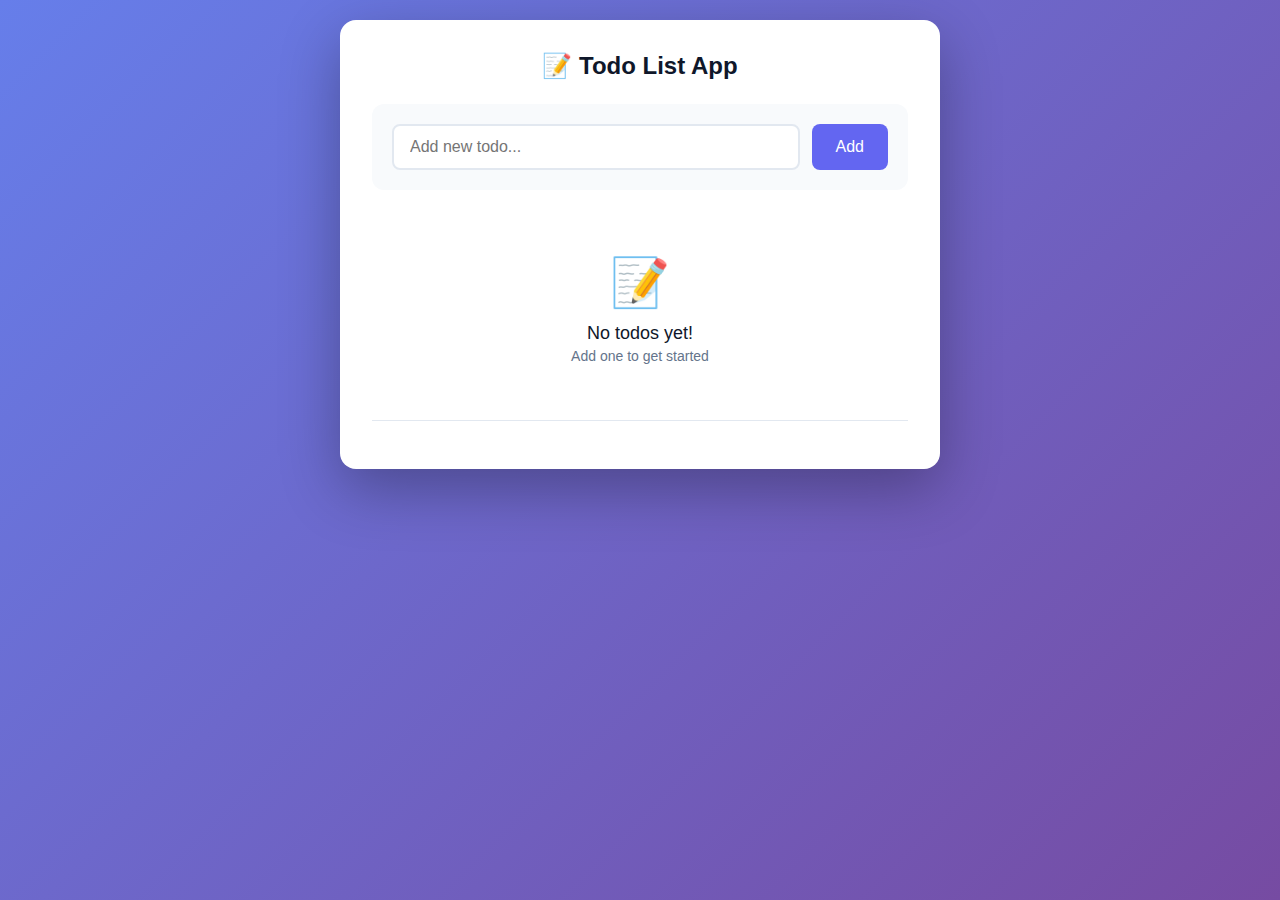
<file: todo_app.html>
<!DOCTYPE html>
<html lang="en">
<head>
    <meta charset="UTF-8">
    <meta name="viewport" content="width=device-width, initial-scale=1.0">
    <title>Todo List App</title>
    <style>
        /* CODE_WRITER AGENT: Implementation based on Designer specifications */

        * {
            margin: 0;
            padding: 0;
            box-sizing: border-box;
        }

        body {
            font-family: -apple-system, BlinkMacSystemFont, 'Segoe UI', 'Roboto',
                         'Oxygen', 'Ubuntu', 'Cantarell', sans-serif;
            background: linear-gradient(135deg, #667eea 0%, #764ba2 100%);
            min-height: 100vh;
            padding: 20px;
        }

        .container {
            max-width: 600px;
            margin: 0 auto;
            padding: 32px;
            background: #ffffff;
            border-radius: 16px;
            box-shadow: 0 20px 60px rgba(0, 0, 0, 0.3);
        }

        h1 {
            font-size: 24px;
            font-weight: 600;
            color: #0f172a;
            margin-bottom: 24px;
            text-align: center;
        }

        .input-form {
            display: flex;
            gap: 12px;
            margin-bottom: 24px;
            padding: 20px;
            background: #f8fafc;
            border-radius: 12px;
        }

        .todo-input {
            flex: 1;
            padding: 12px 16px;
            font-size: 16px;
            border: 2px solid #e2e8f0;
            border-radius: 8px;
            transition: all 0.2s;
            font-family: inherit;
        }

        .todo-input:focus {
            outline: none;
            border-color: #6366f1;
            box-shadow: 0 0 0 3px rgba(99, 102, 241, 0.1);
        }

        .add-btn {
            padding: 12px 24px;
            background: #6366f1;
            color: #ffffff;
            border: none;
            border-radius: 8px;
            font-weight: 500;
            font-size: 16px;
            cursor: pointer;
            transition: all 0.2s;
            font-family: inherit;
        }

        .add-btn:hover {
            background: #4f46e5;
            transform: translateY(-1px);
        }

        .add-btn:active {
            transform: translateY(0);
        }

        .add-btn:disabled {
            opacity: 0.5;
            cursor: not-allowed;
            transform: none;
        }

        .todo-list {
            margin-bottom: 16px;
        }

        .todo-item {
            display: flex;
            align-items: center;
            gap: 12px;
            padding: 16px;
            background: #ffffff;
            border: 1px solid #e2e8f0;
            border-radius: 8px;
            margin-bottom: 8px;
            transition: all 0.2s;
            animation: fadeInSlide 0.3s ease-out;
        }

        @keyframes fadeInSlide {
            from {
                opacity: 0;
                transform: translateY(-10px);
            }
            to {
                opacity: 1;
                transform: translateY(0);
            }
        }

        .todo-item:hover {
            border-color: #6366f1;
            box-shadow: 0 2px 8px rgba(0, 0, 0, 0.1);
        }

        .todo-item.completed {
            background: #f0fdf4;
            border-color: #10b981;
        }

        .todo-item.removing {
            animation: fadeOutSlide 0.3s ease-out;
        }

        @keyframes fadeOutSlide {
            from {
                opacity: 1;
                transform: translateX(0);
            }
            to {
                opacity: 0;
                transform: translateX(20px);
            }
        }

        .todo-checkbox {
            width: 20px;
            height: 20px;
            border: 2px solid #cbd5e1;
            border-radius: 4px;
            cursor: pointer;
            flex-shrink: 0;
            appearance: none;
            position: relative;
            transition: all 0.2s;
        }

        .todo-checkbox:checked {
            background: #10b981;
            border-color: #10b981;
        }

        .todo-checkbox:checked::after {
            content: '✓';
            position: absolute;
            top: 50%;
            left: 50%;
            transform: translate(-50%, -50%);
            color: white;
            font-size: 14px;
            font-weight: bold;
        }

        .todo-text {
            flex: 1;
            font-size: 16px;
            color: #0f172a;
            word-break: break-word;
        }

        .todo-item.completed .todo-text {
            text-decoration: line-through;
            color: #64748b;
        }

        .delete-btn {
            padding: 8px 12px;
            background: transparent;
            border: none;
            color: #ef4444;
            cursor: pointer;
            font-size: 18px;
            opacity: 0.7;
            transition: opacity 0.2s;
            flex-shrink: 0;
        }

        .delete-btn:hover {
            opacity: 1;
        }

        .stats {
            padding-top: 16px;
            text-align: center;
            font-size: 14px;
            color: #64748b;
            border-top: 1px solid #e2e8f0;
            margin-top: 16px;
        }

        .empty-state {
            text-align: center;
            padding: 40px 20px;
            color: #64748b;
        }

        .empty-state-icon {
            font-size: 48px;
            margin-bottom: 12px;
        }

        .empty-state-title {
            font-size: 18px;
            font-weight: 500;
            color: #0f172a;
            margin-bottom: 4px;
        }

        .empty-state-subtitle {
            font-size: 14px;
        }

        /* Mobile responsive */
        @media (max-width: 768px) {
            .container {
                padding: 16px;
            }

            h1 {
                font-size: 20px;
                margin-bottom: 16px;
            }

            .input-form {
                padding: 16px;
            }

            .add-btn {
                padding: 12px 16px;
            }
        }
    </style>
</head>
<body>
    <div class="container">
        <h1>📝 Todo List App</h1>

        <div class="input-form">
            <input
                type="text"
                class="todo-input"
                id="todoInput"
                placeholder="Add new todo..."
                aria-label="New todo item"
            >
            <button class="add-btn" id="addBtn" aria-label="Add todo">
                Add
            </button>
        </div>

        <div class="todo-list" id="todoList"></div>

        <div class="stats" id="stats"></div>
    </div>

    <script>
        /* CODE_WRITER AGENT: JavaScript Implementation */

        class TodoApp {
            constructor() {
                this.todos = [];
                this.todoInput = document.getElementById('todoInput');
                this.addBtn = document.getElementById('addBtn');
                this.todoList = document.getElementById('todoList');
                this.stats = document.getElementById('stats');

                this.init();
            }

            init() {
                // Load todos from localStorage
                this.loadTodos();

                // Event listeners
                this.addBtn.addEventListener('click', () => this.addTodo());
                this.todoInput.addEventListener('keypress', (e) => {
                    if (e.key === 'Enter') {
                        this.addTodo();
                    }
                });

                // Initial render
                this.render();
            }

            loadTodos() {
                try {
                    const stored = localStorage.getItem('todos');
                    if (stored) {
                        this.todos = JSON.parse(stored);
                    }
                } catch (error) {
                    console.error('Error loading todos:', error);
                    this.todos = [];
                }
            }

            saveTodos() {
                try {
                    localStorage.setItem('todos', JSON.stringify(this.todos));
                } catch (error) {
                    console.error('Error saving todos:', error);
                }
            }

            addTodo() {
                const text = this.todoInput.value.trim();

                if (!text) {
                    return;
                }

                // Input validation: max length
                if (text.length > 500) {
                    alert('Todo text is too long (max 500 characters)');
                    return;
                }

                const todo = {
                    id: Date.now().toString(),
                    text: text,
                    completed: false,
                    createdAt: new Date().toISOString()
                };

                this.todos.push(todo);
                this.saveTodos();
                this.todoInput.value = '';
                this.render();
            }

            toggleTodo(id) {
                const todo = this.todos.find(t => t.id === id);
                if (todo) {
                    todo.completed = !todo.completed;
                    this.saveTodos();
                    this.render();
                }
            }

            deleteTodo(id) {
                const element = document.querySelector(`[data-id="${id}"]`);
                if (element) {
                    element.classList.add('removing');

                    setTimeout(() => {
                        this.todos = this.todos.filter(t => t.id !== id);
                        this.saveTodos();
                        this.render();
                    }, 300);
                }
            }

            render() {
                // Clear list
                this.todoList.innerHTML = '';

                if (this.todos.length === 0) {
                    // Show empty state
                    this.todoList.innerHTML = `
                        <div class="empty-state">
                            <div class="empty-state-icon">📝</div>
                            <div class="empty-state-title">No todos yet!</div>
                            <div class="empty-state-subtitle">Add one to get started</div>
                        </div>
                    `;
                    this.stats.textContent = '';
                    return;
                }

                // Render todos
                this.todos.forEach(todo => {
                    const item = document.createElement('div');
                    item.className = `todo-item ${todo.completed ? 'completed' : ''}`;
                    item.setAttribute('data-id', todo.id);

                    const checkbox = document.createElement('input');
                    checkbox.type = 'checkbox';
                    checkbox.className = 'todo-checkbox';
                    checkbox.checked = todo.completed;
                    checkbox.setAttribute('aria-label', 'Mark as complete');
                    checkbox.addEventListener('change', () => this.toggleTodo(todo.id));

                    const text = document.createElement('span');
                    text.className = 'todo-text';
                    text.textContent = todo.text;

                    const deleteBtn = document.createElement('button');
                    deleteBtn.className = 'delete-btn';
                    deleteBtn.textContent = '×';
                    deleteBtn.setAttribute('aria-label', 'Delete todo');
                    deleteBtn.addEventListener('click', () => this.deleteTodo(todo.id));

                    item.appendChild(checkbox);
                    item.appendChild(text);
                    item.appendChild(deleteBtn);

                    this.todoList.appendChild(item);
                });

                // Update stats
                const total = this.todos.length;
                const completed = this.todos.filter(t => t.completed).length;
                this.stats.textContent = `${total} ${total === 1 ? 'task' : 'tasks'} · ${completed} completed`;
            }
        }

        // Initialize app
        const app = new TodoApp();
    </script>
</body>
</html>
</file>
<file: projects/calculator-fixed/styles.css>
/* Reset and base styles */
* {
    margin: 0;
    padding: 0;
    box-sizing: border-box;
}

body {
    font-family: 'Segoe UI', Tahoma, Geneva, Verdana, sans-serif;
    display: flex;
    justify-content: center;
    align-items: center;
    min-height: 100vh;
    background: linear-gradient(135deg, #667eea 0%, #764ba2 100%);
}

/* Calculator container */
.calculator {
    background-color: #2d2d2d;
    border-radius: 20px;
    padding: 20px;
    box-shadow: 0 20px 60px rgba(0, 0, 0, 0.3);
    width: 340px;
}

/* Display area */
.display {
    background-color: #1a1a1a;
    border-radius: 10px;
    padding: 20px;
    margin-bottom: 20px;
    text-align: right;
    min-height: 100px;
    display: flex;
    flex-direction: column;
    justify-content: space-between;
}

.previous-operand {
    color: #888;
    font-size: 1.2rem;
    min-height: 1.5rem;
    word-wrap: break-word;
    word-break: break-all;
}

.current-operand {
    color: #fff;
    font-size: 2.5rem;
    font-weight: 300;
    min-height: 2.5rem;
    word-wrap: break-word;
    word-break: break-all;
}

/* Button grid */
.buttons {
    display: grid;
    grid-template-columns: repeat(4, 1fr);
    gap: 10px;
}

/* Base button styles */
.btn {
    background-color: #3d3d3d;
    border: none;
    border-radius: 10px;
    color: #fff;
    font-size: 1.5rem;
    padding: 20px;
    cursor: pointer;
    transition: all 0.2s ease;
    font-weight: 400;
}

.btn:hover {
    background-color: #4d4d4d;
    transform: translateY(-2px);
}

.btn:active {
    transform: translateY(0);
}

/* Number buttons */
.btn-number {
    background-color: #505050;
}

.btn-number:hover {
    background-color: #606060;
}

/* Operator buttons */
.btn-operator {
    background-color: #ff9500;
}

.btn-operator:hover {
    background-color: #ffaa33;
}

/* Function buttons (AC, DEL) */
.btn-function {
    background-color: #a6a6a6;
    color: #1a1a1a;
}

.btn-function:hover {
    background-color: #b6b6b6;
}

/* Equals button */
.btn-equals {
    background-color: #4caf50;
    grid-column: span 2;
}

.btn-equals:hover {
    background-color: #5cbf60;
}

/* Zero button spans 2 columns */
.btn-zero {
    grid-column: span 2;
}

/* Responsive design */
@media (max-width: 400px) {
    .calculator {
        width: 95%;
        padding: 15px;
    }

    .current-operand {
        font-size: 2rem;
    }

    .btn {
        padding: 15px;
        font-size: 1.2rem;
    }
}
</file>
